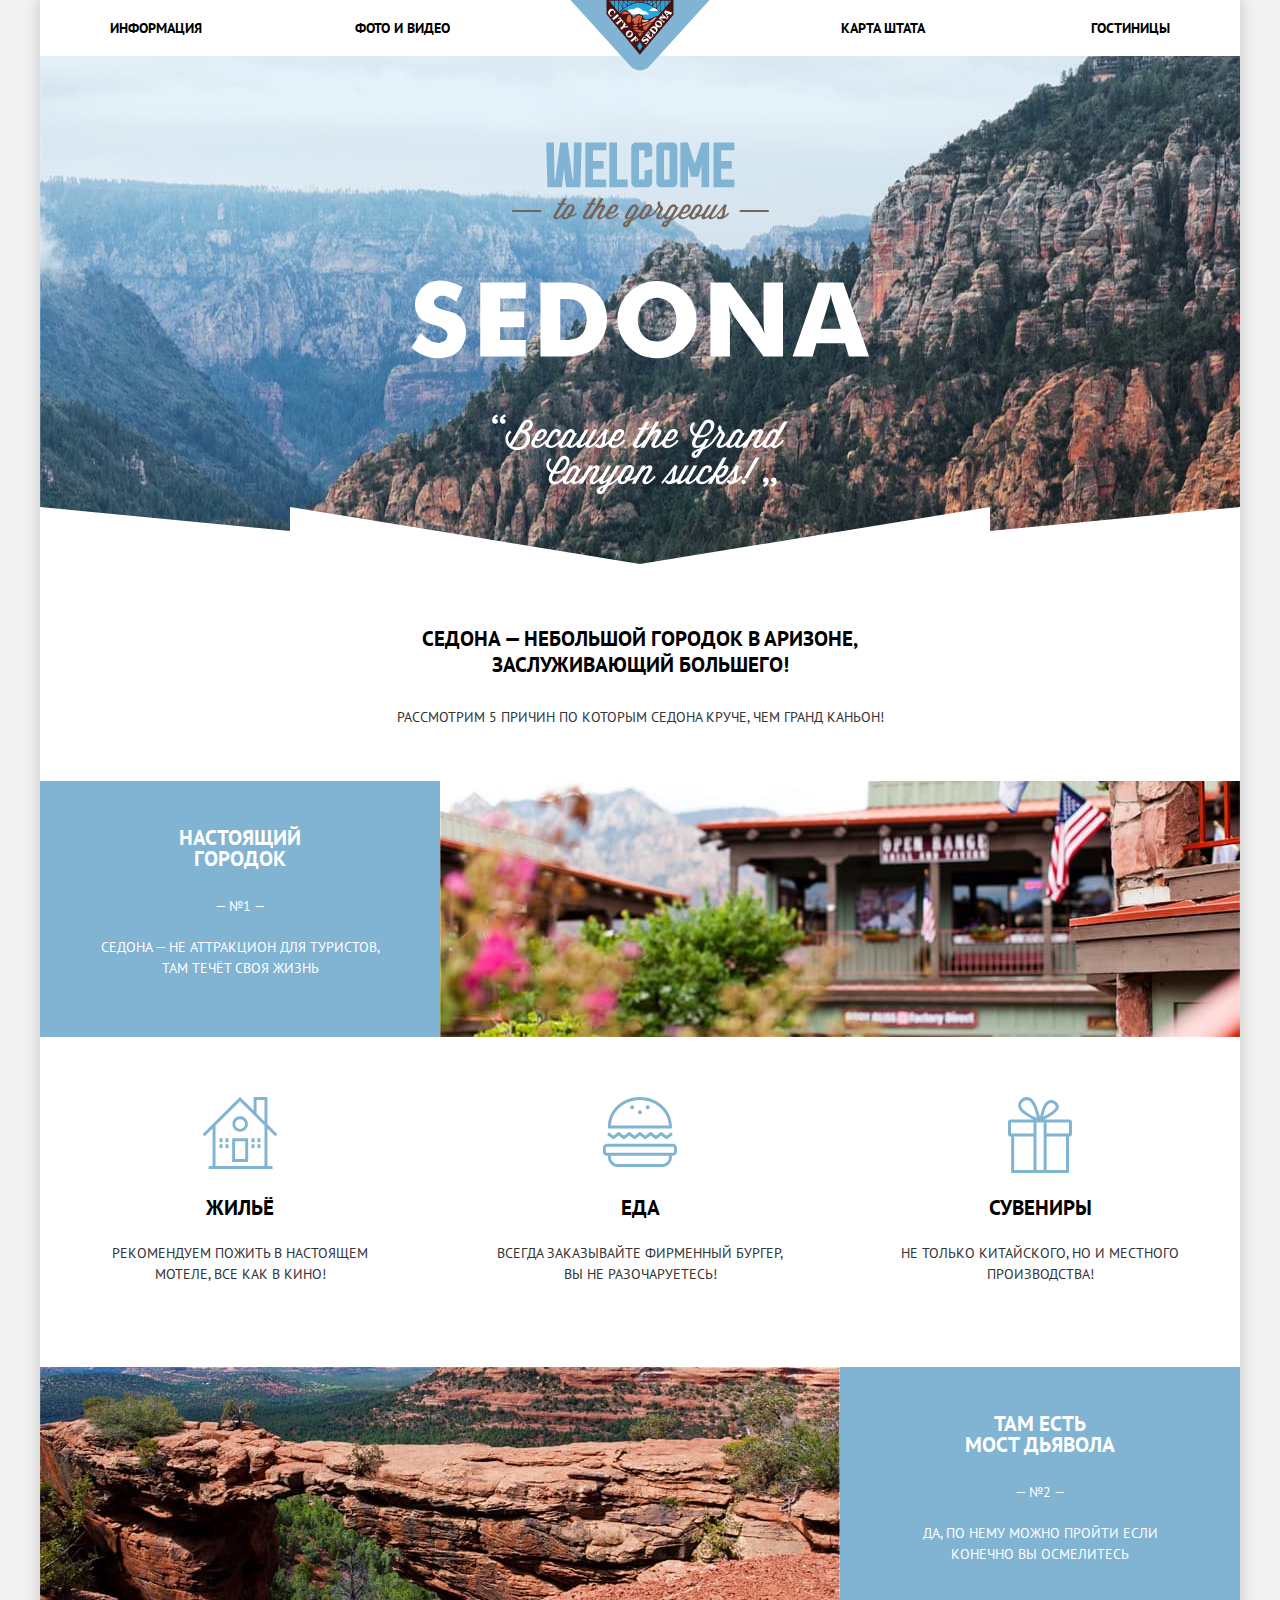
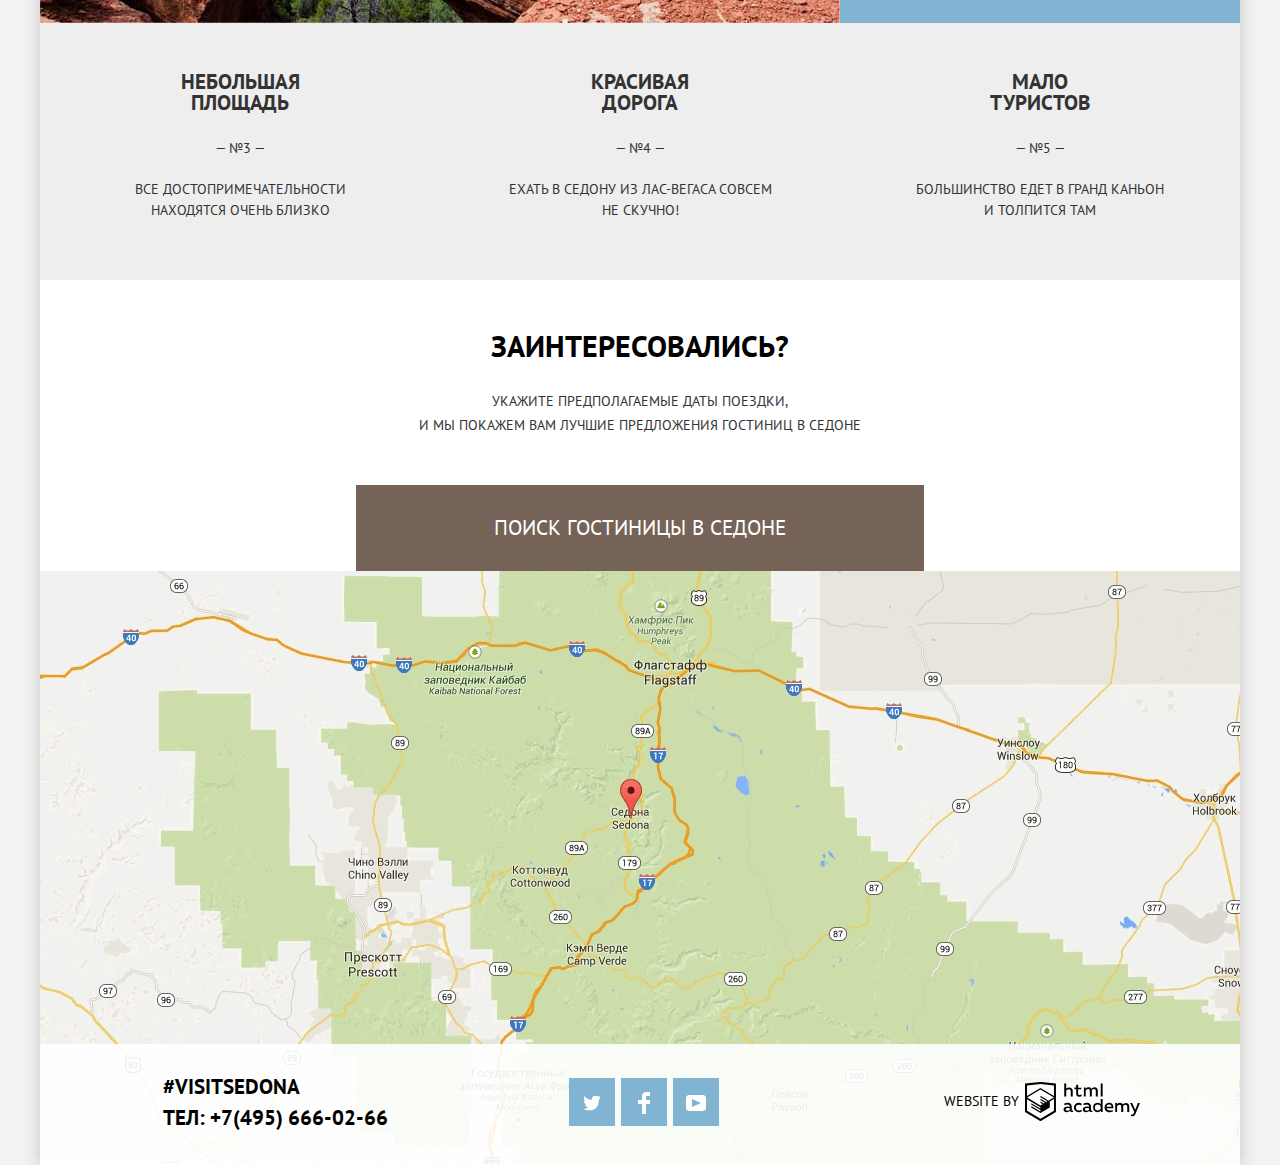
<file: index.html>
<!DOCTYPE html>
<html lang="ru">
  <head>
    <meta charset="utf-8">
    <title>HTML Academy: Седона</title>
    <link href="https://fonts.googleapis.com/css?family=PT+Sans:400,700&display=swap&subset=cyrillic" rel="stylesheet">
    <link href="css/normalize.css" rel="stylesheet">
    <link href="css/style.min.css" rel="stylesheet">
  </head>
  <body>
    <div class="wrap">
      <header class="header">
        <a class="logo">
          <img src="img/logo.svg" width="140" height="72" alt="City of Sedona">
        </a>
        <nav class="header-nav">
          <ul>
            <li>
              <a href="">Информация</a>
            </li>
            <li>
              <a href="">Фото и видео</a>
            </li>
            <li>
              <a href="">Карта штата</a>
            </li>
            <li>
              <a href="catalog.html">Гостиницы</a>
            </li>
          </ul>
        </nav>
      </header>
      <main>
        <div class="slogan">
          <img src="img/welcome.svg" width="459" height="353" alt="welcome to the gorgeous sedona! Because the grand canyon sucks!">
        </div>
        <section class="advertisement">
          <div class="headline">
            <h1>Седона &#8212; небольшой городок в аризоне, заслуживающий большего!</h1>
            <p>Рассмотрим 5 причин по которым седона круче, чем гранд каньон!</p>
          </div>
          <ol>
            <li class="advertisement-item">
              <div class="advertisement-item-title">
                <h2>Настоящий городок</h2>
                <span>&#8212; №1 &#8212;</span>
                <p>Седона &#8212; не аттракцион для туристов, там течёт своя жизнь</p>
              </div>
              <img src="img/index-image-1.jpg" width="800" height="256" alt="Местное популярное заведение Open Bange">
              <ul class="nested-list">
                <li>
                  <h3 class="nested-list-icon housing">Жильё</h3>
                  <p>Рекомендуем пожить в настоящем мотеле, все как в кино!</p>
                </li>
                  <li>
                  <h3 class="nested-list-icon food">Еда</h3>
                  <p>Всегда заказывайте фирменный бургер, вы не разочаруетесь!</p>
                </li>
                  <li>
                  <h3 class="nested-list-icon souvenirs">Сувениры</h3>
                  <p>Не только китайского, но и местного производства!</p>
                </li>
              </ul>
            </li>
            <li class="advertisement-item">
              <img src="img/index-image-2.jpg" width="800" height="256" alt="Мост созданный самой природой">
              <div class="advertisement-item-title">
                <h2>
                  Там есть<br>
                  мост дьявола
                </h2>
                <span>&#8212; №2 &#8212;</span>
                <p>Да, по нему можно пройти если конечно вы осмелитесь</p>
              </div>
            </li>
            <li>
              <ol class="advertisement-other-item">
                <li>
                  <h2>Небольшая площадь</h2>
                  <span>&#8212; №3 &#8212;</span>
                  <p>Все достопримечательности находятся очень близко</p>
                </li>
                <li>
                  <h2>Красивая дорога</h2>
                  <span>&#8212; №4 &#8212;</span>
                  <p class="item">Ехать в седону из Лас-Вегаса совсем не скучно!</p>
                </li>
                <li>
                  <h2>Мало туристов</h2>
                  <span>&#8212; №5 &#8212;</span>
                  <p>Большинство едет в гранд каньон и толпится там</p>
                </li>
              </ol>
            </li>
          </ol>
        </section>
        <section class="search-box">
          <h2 class="visually-hidden">Форма выбора отеля</h2>
          <p class="lead">Заинтересовались?</p>
          <p>
            Укажите предполагаемые даты поездки,<br>
            и мы покажем вам лучшие предложения гостиниц в седоне
          </p>
          <button class="search-button" type="button">Поиск гостиницы в седоне</button>
          <div class="map">
            <div class="search-form">
              <form method="get" action="https://echo.htmlacademy.ru">
                <p>
                  <label for="arrival-date">Дата заезда:</label> 
                  <input type="text" name="arrival-date" id="arrival-date" placeholder="24 апреля 2017">
                  <button class="calendar arrival-date-calendar" type="button" aria-label="Открыть календарь">
                    <svg version="1.1" xmlns="http://www.w3.org/2000/svg" xmlns:xlink="http://www.w3.org/1999/xlink" x="0px" y="0px" width="21px" height="22px" viewBox="0 0 21 22" enable-background="new 0 0 21 22" xml:space="preserve">
                      <g>
                        <path d="M19.251,2.025h-2.845V0.648c0-0.381-0.294-0.689-0.656-0.689c-0.363,0-0.656,0.308-0.656,0.689v1.377h-3.938V0.648
                          c0-0.381-0.294-0.689-0.655-0.689c-0.363,0-0.657,0.308-0.657,0.689v1.377H5.906V0.648c0-0.381-0.294-0.689-0.656-0.689
                          c-0.363,0-0.657,0.308-0.657,0.689v1.377H1.75C0.784,2.025,0,2.847,0,3.862v16.302C0,21.179,0.784,22,1.75,22h17.501
                          C20.217,22,21,21.179,21,20.164V3.862C21,2.847,20.217,2.025,19.251,2.025z M19.688,20.164c0,0.253-0.195,0.459-0.437,0.459H1.75
                          c-0.241,0-0.438-0.206-0.438-0.459V3.862c0-0.253,0.196-0.459,0.438-0.459h2.844v1.378c0,0.381,0.294,0.689,0.657,0.689
                          c0.362,0,0.656-0.308,0.656-0.689V3.403h3.938v1.378c0,0.381,0.294,0.689,0.657,0.689c0.361,0,0.655-0.308,0.655-0.689V3.403h3.938
                          v1.378c0,0.381,0.293,0.689,0.656,0.689c0.362,0,0.656-0.308,0.656-0.689V3.403h2.845c0.241,0,0.437,0.206,0.437,0.459V20.164z"/>
                        <rect x="4.594" y="8.225" width="2.625" height="2.066"/>
                        <rect x="4.594" y="11.668" width="2.625" height="2.067"/>
                        <rect x="4.594" y="15.112" width="2.625" height="2.066"/>
                        <rect x="9.188" y="15.112" width="2.625" height="2.066"/>
                        <rect x="9.188" y="11.668" width="2.625" height="2.067"/>
                        <rect x="9.188" y="8.225" width="2.625" height="2.066"/>
                        <rect x="13.781" y="15.112" width="2.625" height="2.066"/>
                        <rect x="13.781" y="11.668" width="2.625" height="2.067"/>
                        <rect x="13.781" y="8.225" width="2.625" height="2.066"/>
                      </g>
                    </svg>
                  </button>
                </p>
                <p>
                  <label for="date-of-departure">Дата выезда:</label>
                  <input type="text" name="date-of-departure" id="date-of-departure" placeholder="4 июля 2017">
                  <button class="calendar date-of-departure-calendar" type="button" aria-label="Открыть календарь">
                    <svg version="1.1" xmlns="http://www.w3.org/2000/svg" xmlns:xlink="http://www.w3.org/1999/xlink" x="0px" y="0px" width="21px" height="22px" viewBox="0 0 21 22" enable-background="new 0 0 21 22" xml:space="preserve">
                      <g>
                        <path d="M19.251,2.025h-2.845V0.648c0-0.381-0.294-0.689-0.656-0.689c-0.363,0-0.656,0.308-0.656,0.689v1.377h-3.938V0.648
                          c0-0.381-0.294-0.689-0.655-0.689c-0.363,0-0.657,0.308-0.657,0.689v1.377H5.906V0.648c0-0.381-0.294-0.689-0.656-0.689
                          c-0.363,0-0.657,0.308-0.657,0.689v1.377H1.75C0.784,2.025,0,2.847,0,3.862v16.302C0,21.179,0.784,22,1.75,22h17.501
                          C20.217,22,21,21.179,21,20.164V3.862C21,2.847,20.217,2.025,19.251,2.025z M19.688,20.164c0,0.253-0.195,0.459-0.437,0.459H1.75
                          c-0.241,0-0.438-0.206-0.438-0.459V3.862c0-0.253,0.196-0.459,0.438-0.459h2.844v1.378c0,0.381,0.294,0.689,0.657,0.689
                          c0.362,0,0.656-0.308,0.656-0.689V3.403h3.938v1.378c0,0.381,0.294,0.689,0.657,0.689c0.361,0,0.655-0.308,0.655-0.689V3.403h3.938
                          v1.378c0,0.381,0.293,0.689,0.656,0.689c0.362,0,0.656-0.308,0.656-0.689V3.403h2.845c0.241,0,0.437,0.206,0.437,0.459V20.164z"/>
                        <rect x="4.594" y="8.225" width="2.625" height="2.066"/>
                        <rect x="4.594" y="11.668" width="2.625" height="2.067"/>
                        <rect x="4.594" y="15.112" width="2.625" height="2.066"/>
                        <rect x="9.188" y="15.112" width="2.625" height="2.066"/>
                        <rect x="9.188" y="11.668" width="2.625" height="2.067"/>
                        <rect x="9.188" y="8.225" width="2.625" height="2.066"/>
                        <rect x="13.781" y="15.112" width="2.625" height="2.066"/>
                        <rect x="13.781" y="11.668" width="2.625" height="2.067"/>
                        <rect x="13.781" y="8.225" width="2.625" height="2.066"/>
                      </g>
                    </svg>
                  </button>
                </p>
                <p>
                  <label for="adult-number">Взрослые:</label>
                  <button class="minus adult-minus" type="button" aria-label="Уменьшить колличество взрослых">-</button> 
                  <input type="text" name="adult-number" id="adult-number" placeholder="2">
                  <button class="plus adult-plus" type="button" aria-label="Увеличить колличество взрослых">+</button>
                </p>
                <p>
                  <label for="children-number">Дети:</label>
                  <button class="minus children-minus" type="button" aria-label="Уменьшить колличество детей">-</button>
                  <input type="text" name="children-number" id="children-number" placeholder="0">
                  <button class="plus children-plus" type="button" aria-label="Увеличить колличество детей">+</button>
                </p>
                <button class="form-button" type="submit">Найти</button>
              </form>
            </div>
            <iframe src="https://www.google.com/maps/embed?pb=!1m18!1m12!1m3!1d591388.1251419893!2d-111.9331944812281!3d35.038029956447346!2m3!1f0!2f0!3f0!3m2!1i1024!2i768!4f13.1!3m3!1m2!1s0x872da132f942b00d%3A0x5548c523fa6c8efd!2z0KHQtdC00L7QvdCwLCDQkNGA0LjQt9C-0L3QsCA4NjMzNiwg0KHQqNCQ!5e0!3m2!1sru!2sru!4v1584296097764!5m2!1sru!2sru" width="1200" height="594" style="border:0;" allowfullscreen="" aria-hidden="false" tabindex="0"></iframe>
          </div>
        </section>
      </main>
      <footer class="footer footer-index">
        <div class="number">
          <p>#VisitSedona</p>
          <a href="tel:+74956660266">Тел: +7(495) 666-02-66</a>
        </div>
          <ul class="social-networks">
            <li>
              <a class="social-button btn-twitter" href="" aria-label="твиттер"></a>
            </li>
            <li>
              <a class="social-button btn-facebook" href="" aria-label="фейсбук"></a>
            </li>
            <li>
              <a class="social-button btn-youtube" href="" aria-label="ютуб"></a>
            </li>
          </ul>
        <div class="htmlacademy-logo">
          <span>Website by</span>
          <a class="htmlacademy-logo-link" href="https://htmlacademy.ru/intensive/htmlcss">
            <svg id="Layer_1" data-name="Layer 1" xmlns="http://www.w3.org/2000/svg" viewBox="0 0 108.08 36.85"><title>logo-htmlacademy-small1</title><path d="M44.61,26.88a2,2,0,0,0,.55-0.1v1.33a3.25,3.25,0,0,1-1.18.21,1.67,1.67,0,0,1-1.67-1,4.84,4.84,0,0,1-3.14,1.08c-1.51,0-2.91-.83-2.91-2.55,0-2.13,2-2.79,3.71-2.79a11.08,11.08,0,0,1,2.17.25v-0.3c0-1-.76-1.77-2.19-1.77a7.42,7.42,0,0,0-3,.64v-1.7a10.21,10.21,0,0,1,3.19-.55c2.36,0,3.81,1.12,3.81,3.65v3a0.54,0.54,0,0,0,.49.59h0.17Zm-6.44-1.13A1.35,1.35,0,0,0,39.63,27h0.11a3.39,3.39,0,0,0,2.41-1V24.58a9.72,9.72,0,0,0-1.81-.21c-1,0-2.16.33-2.16,1.38h0Zm12.36-6.11a5,5,0,0,1,2.57.64V22a4.08,4.08,0,0,0-2.3-.7,2.75,2.75,0,1,0,0,5.49,5,5,0,0,0,2.43-.64v1.71a6.27,6.27,0,0,1-2.76.57A4.21,4.21,0,0,1,46,24.51q0-.21,0-0.41a4.32,4.32,0,0,1,4.18-4.46h0.38Zm12.17,7.24a2,2,0,0,0,.55-0.1v1.33a3.25,3.25,0,0,1-1.18.21,1.67,1.67,0,0,1-1.67-1,4.84,4.84,0,0,1-3.14,1.08c-1.51,0-2.91-.83-2.91-2.55,0-2.13,2-2.79,3.71-2.79a11.08,11.08,0,0,1,2.17.25v-0.3c0-1-.76-1.77-2.19-1.77a7.42,7.42,0,0,0-3,.64v-1.7a10.21,10.21,0,0,1,3.19-.55c2.36,0,3.81,1.12,3.81,3.65v3a0.54,0.54,0,0,0,.49.59h0.17Zm-6.44-1.13A1.35,1.35,0,0,0,57.73,27h0.11a3.39,3.39,0,0,0,2.41-1V24.58a9.72,9.72,0,0,0-1.81-.21c-1.06,0-2.16.33-2.16,1.38h0ZM73,16V28.2H71.35V26.88a3.88,3.88,0,0,1-3.19,1.54,4.4,4.4,0,0,1,0-8.78,3.81,3.81,0,0,1,3,1.3V16H73Zm-4.53,5.22a2.76,2.76,0,1,0,0,5.52A2.86,2.86,0,0,0,71.15,25V23A2.91,2.91,0,0,0,68.49,21.27ZM79,19.64c3.31,0,4.46,2.68,3.92,5.09H76.7c0.21,1.5,1.67,2.11,3.19,2.11a6.11,6.11,0,0,0,2.64-.59v1.6a7.14,7.14,0,0,1-3,.57C77,28.42,74.78,27,74.78,24a4.18,4.18,0,0,1,4-4.39H79Zm0.09,1.54a2.28,2.28,0,0,0-2.44,2.1v0.06H81.3A2,2,0,0,0,79.13,21.18Zm5.73,7V19.87h1.65v1a3.81,3.81,0,0,1,2.78-1.27A2.86,2.86,0,0,1,91.89,21a4.12,4.12,0,0,1,2.91-1.33A3.06,3.06,0,0,1,98,23V28.2h-1.9V23.05a1.59,1.59,0,0,0-1.42-1.75H94.42a2.8,2.8,0,0,0-2.07,1.12V28.2h-1.9V23.05A1.59,1.59,0,0,0,89,21.31H88.8a3,3,0,0,0-2.21,1.29v5.63H84.86Zm21.31-8.33h1.9l-3.91,9.46c-0.9,2.17-2.09,2.86-3.35,2.86a4.76,4.76,0,0,1-1.1-.14V30.46a2.86,2.86,0,0,0,.85.12c0.9,0,1.58-.64,2.07-1.9l0.17-.42-4-8.4h2l2.86,6.29ZM38.73,1.46V6.22a3.81,3.81,0,0,1,2.7-1.14,3.25,3.25,0,0,1,3.44,3.4v5.15H43V8.72a1.81,1.81,0,0,0-1.61-2h-0.3a2.93,2.93,0,0,0-2.32,1.39v5.52h-1.9V1.46h1.9ZM49.94,2.31v3h3V6.91h-3v3.81c0,1.1.5,1.46,1.58,1.46a4.49,4.49,0,0,0,1.69-.33v1.6A6.8,6.8,0,0,1,51,13.8a2.55,2.55,0,0,1-2.86-2.74V6.89H46.58V5.26h1.5V2.74Zm5.4,11.31V5.28H57v1A3.81,3.81,0,0,1,59.77,5a2.86,2.86,0,0,1,2.6,1.33A4.12,4.12,0,0,1,65.28,5,3.06,3.06,0,0,1,68.44,8.4v5.21h-1.9V8.46a1.59,1.59,0,0,0-1.42-1.75H64.89a2.8,2.8,0,0,0-2.07,1.12v5.78h-1.9V8.46A1.59,1.59,0,0,0,59.5,6.71H59.27A3,3,0,0,0,57.06,8v5.63H55.34ZM71.17,1.45H73V13.6H71.17V1.45ZM14.71,0H14.55L0,1.54V28.21l14.55,8.66,14.55-8.66V1.54Zm12.5,27.1L14.55,34.64,1.9,27.12V16.18l12.59,7.5V25L5.86,19.9v1.31l8.68,5.21v1.39L5.87,22.65V24l8.68,5.21,8.75-5.24V18.31L27.2,16V27.12Zm0-12.53-3.48,2-1.6,1L14.51,13v1.31L21,18.23H21l-0.14.09-1,.54-5.37-3.2V17l4.24,2.52-1,.67-3.2-1.9v1.31l2.1,1.24L14.5,22.1,2,14.65,14.51,7.11Zm0-1.32L14.49,5.76,1.91,13.25v-10L14.56,1.92,27.21,3.25v10h0Z" transform="translate(0 -0.02)" fill="#231f20"/></svg>
          </a>
        </div>
      </footer>
    </div>
    <script src="js/script.min.js"></script>
  </body>
</html>
</file>
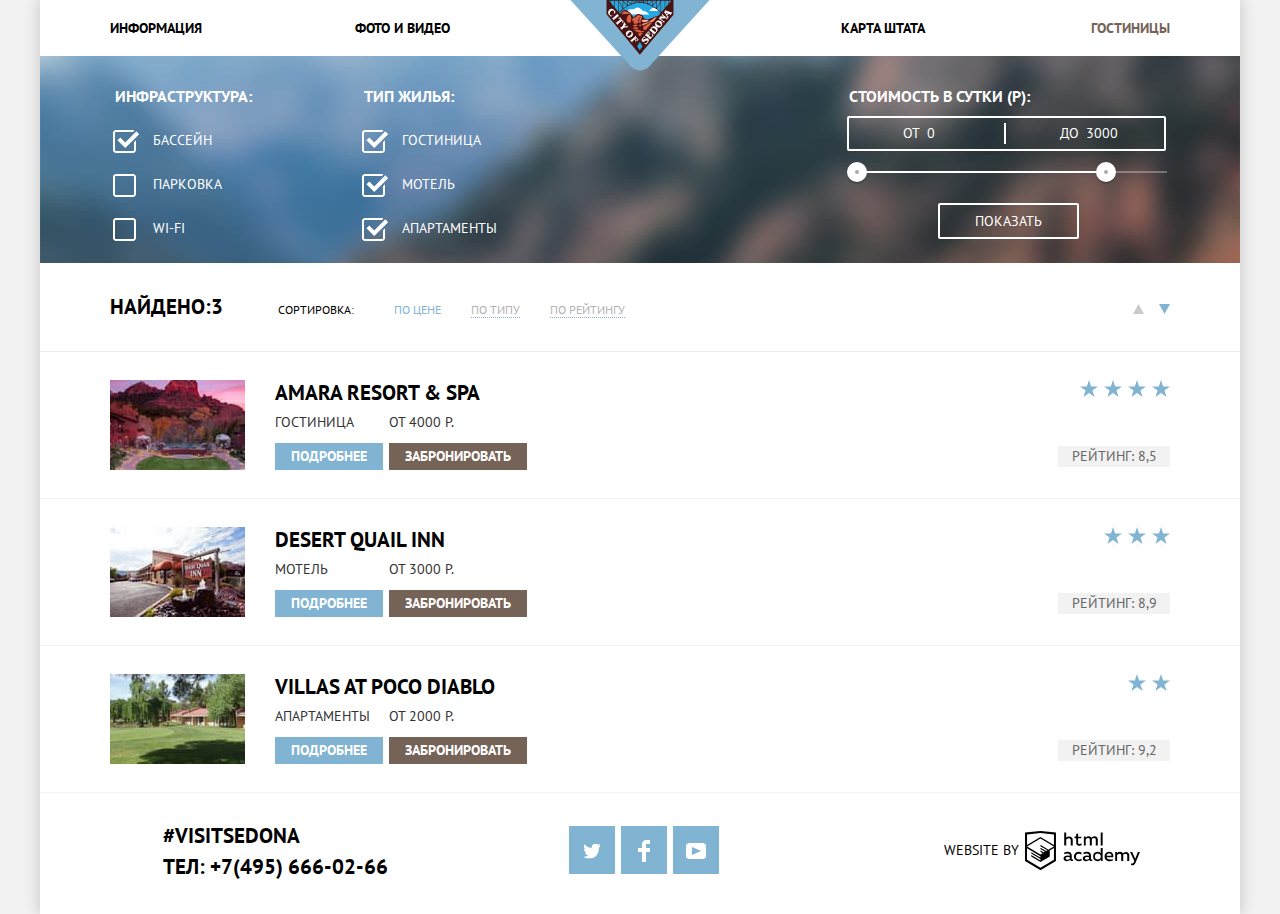
<file: catalog.html>
<!DOCTYPE html>
<html lang="ru">
  <head>
    <meta charset="utf-8">
    <title>HTML Academy: Седона</title>
    <link href="https://fonts.googleapis.com/css?family=PT+Sans:400,700&display=swap&subset=cyrillic" rel="stylesheet">
    <link href="css/normalize.css" rel="stylesheet">
    <link href="css/style.min.css" rel="stylesheet">
  </head>
  <body>
    <div class="wrap">
      <header class="header">
        <a class="logo" href="index.html">
          <img src="img/logo.svg" width="140" height="72" alt="City of Sedona">
        </a>
        <nav class="header-nav">
          <ul>
            <li>
              <a href="">Информация</a>
            </li>
            <li>
              <a href="">Фото и видео</a>
            </li>
            <li>
              <a href="">Карта штата</a>
            </li>
            <li>
              <a class="active">Гостиницы</a>
            </li>
          </ul>
        </nav>
      </header>
      <main>
        <section>
          <div class="filter">
            <h2 class="visually-hidden">Блок с фильтрами</h2>
            <form method="get" action="https://echo.htmlacademy.ru">
                <fieldset>
                  <legend>Инфраструктура:</legend>
                  <label class="filter-item" for="pool">
                    <input class="check-input visually-hidden" type="checkbox" name="pool" id="pool" checked>
                    <svg class="checkbox-on" fill="#FFFFFF" xmlns="http://www.w3.org/2000/svg" width="27" height="23" viewBox="0 0 27 23"><path d="M7.285 7.486l-2.829 2.829 7.783 7.783L26.171 4.166l-2.828-2.829-11.104 11.102z"/><path d="M21 20c0 .542-.458 1-1 1H3c-.542 0-1-.458-1-1V3c0-.542.458-1 1-1h16.908L21.493.415A2.96 2.96 0 0 0 20 0H3C1.35 0 0 1.35 0 3v17c0 1.65 1.35 3 3 3h17c1.65 0 3-1.35 3-3v-9.829l-2 2V20z"/></svg>
                    <svg class="checkbox-off" fill="#FFFFFF" xmlns="http://www.w3.org/2000/svg" width="23" height="23" viewBox="0 0 23 23"><path d="M20 2c.542 0 1 .458 1 1v17c0 .542-.458 1-1 1H3c-.542 0-1-.458-1-1V3c0-.542.458-1 1-1h17m0-2H3C1.35 0 0 1.35 0 3v17c0 1.65 1.35 3 3 3h17c1.65 0 3-1.35 3-3V3c0-1.65-1.35-3-3-3z"/></svg>
                    Бассейн
                  </label>
                  <label class="filter-item" for="parking">
                    <input class="check-input visually-hidden" type="checkbox" name="parking" id="parking">
                    <svg class="checkbox-on" fill="#FFFFFF" xmlns="http://www.w3.org/2000/svg" width="27" height="23" viewBox="0 0 27 23"><path d="M7.285 7.486l-2.829 2.829 7.783 7.783L26.171 4.166l-2.828-2.829-11.104 11.102z"/><path d="M21 20c0 .542-.458 1-1 1H3c-.542 0-1-.458-1-1V3c0-.542.458-1 1-1h16.908L21.493.415A2.96 2.96 0 0 0 20 0H3C1.35 0 0 1.35 0 3v17c0 1.65 1.35 3 3 3h17c1.65 0 3-1.35 3-3v-9.829l-2 2V20z"/></svg>
                    <svg class="checkbox-off" fill="#FFFFFF" xmlns="http://www.w3.org/2000/svg" width="23" height="23" viewBox="0 0 23 23"><path d="M20 2c.542 0 1 .458 1 1v17c0 .542-.458 1-1 1H3c-.542 0-1-.458-1-1V3c0-.542.458-1 1-1h17m0-2H3C1.35 0 0 1.35 0 3v17c0 1.65 1.35 3 3 3h17c1.65 0 3-1.35 3-3V3c0-1.65-1.35-3-3-3z"/></svg>
                    Парковка
                  </label>
                  <label class="filter-item" for="wi-fi">
                    <input class="check-input visually-hidden" type="checkbox" name="wi-fi" id="wi-fi">
                    <svg class="checkbox-on" fill="#FFFFFF" xmlns="http://www.w3.org/2000/svg" width="27" height="23" viewBox="0 0 27 23"><path d="M7.285 7.486l-2.829 2.829 7.783 7.783L26.171 4.166l-2.828-2.829-11.104 11.102z"/><path d="M21 20c0 .542-.458 1-1 1H3c-.542 0-1-.458-1-1V3c0-.542.458-1 1-1h16.908L21.493.415A2.96 2.96 0 0 0 20 0H3C1.35 0 0 1.35 0 3v17c0 1.65 1.35 3 3 3h17c1.65 0 3-1.35 3-3v-9.829l-2 2V20z"/></svg>
                    <svg class="checkbox-off" fill="#FFFFFF" xmlns="http://www.w3.org/2000/svg" width="23" height="23" viewBox="0 0 23 23"><path d="M20 2c.542 0 1 .458 1 1v17c0 .542-.458 1-1 1H3c-.542 0-1-.458-1-1V3c0-.542.458-1 1-1h17m0-2H3C1.35 0 0 1.35 0 3v17c0 1.65 1.35 3 3 3h17c1.65 0 3-1.35 3-3V3c0-1.65-1.35-3-3-3z"/></svg>
                    Wi-Fi
                  </label>
                </fieldset>
                <fieldset>
                  <legend>Тип жилья:</legend>
                  <label class="filter-item" for="hotel">
                    <input class="check-input visually-hidden" type="checkbox" name="hotel" id="hotel" checked>
                    <svg class="checkbox-on" fill="#FFFFFF" xmlns="http://www.w3.org/2000/svg" width="27" height="23" viewBox="0 0 27 23"><path d="M7.285 7.486l-2.829 2.829 7.783 7.783L26.171 4.166l-2.828-2.829-11.104 11.102z"/><path d="M21 20c0 .542-.458 1-1 1H3c-.542 0-1-.458-1-1V3c0-.542.458-1 1-1h16.908L21.493.415A2.96 2.96 0 0 0 20 0H3C1.35 0 0 1.35 0 3v17c0 1.65 1.35 3 3 3h17c1.65 0 3-1.35 3-3v-9.829l-2 2V20z"/></svg>
                    <svg class="checkbox-off" fill="#FFFFFF" xmlns="http://www.w3.org/2000/svg" width="23" height="23" viewBox="0 0 23 23"><path d="M20 2c.542 0 1 .458 1 1v17c0 .542-.458 1-1 1H3c-.542 0-1-.458-1-1V3c0-.542.458-1 1-1h17m0-2H3C1.35 0 0 1.35 0 3v17c0 1.65 1.35 3 3 3h17c1.65 0 3-1.35 3-3V3c0-1.65-1.35-3-3-3z"/></svg>
                    Гостиница
                  </label>
                  <label class="filter-item" for="motel">
                    <input class="check-input visually-hidden" type="checkbox" name="motel" id="motel" checked>
                    <svg class="checkbox-on" fill="#FFFFFF" xmlns="http://www.w3.org/2000/svg" width="27" height="23" viewBox="0 0 27 23"><path d="M7.285 7.486l-2.829 2.829 7.783 7.783L26.171 4.166l-2.828-2.829-11.104 11.102z"/><path d="M21 20c0 .542-.458 1-1 1H3c-.542 0-1-.458-1-1V3c0-.542.458-1 1-1h16.908L21.493.415A2.96 2.96 0 0 0 20 0H3C1.35 0 0 1.35 0 3v17c0 1.65 1.35 3 3 3h17c1.65 0 3-1.35 3-3v-9.829l-2 2V20z"/></svg>
                    <svg class="checkbox-off" fill="#FFFFFF" xmlns="http://www.w3.org/2000/svg" width="23" height="23" viewBox="0 0 23 23"><path d="M20 2c.542 0 1 .458 1 1v17c0 .542-.458 1-1 1H3c-.542 0-1-.458-1-1V3c0-.542.458-1 1-1h17m0-2H3C1.35 0 0 1.35 0 3v17c0 1.65 1.35 3 3 3h17c1.65 0 3-1.35 3-3V3c0-1.65-1.35-3-3-3z"/></svg>
                    Мотель
                  </label>
                  <label class="filter-item" for="apartments">
                    <input class="check-input visually-hidden" type="checkbox" name="apartments" id="apartments" checked>
                    <svg class="checkbox-on" fill="#FFFFFF" xmlns="http://www.w3.org/2000/svg" width="27" height="23" viewBox="0 0 27 23"><path d="M7.285 7.486l-2.829 2.829 7.783 7.783L26.171 4.166l-2.828-2.829-11.104 11.102z"/><path d="M21 20c0 .542-.458 1-1 1H3c-.542 0-1-.458-1-1V3c0-.542.458-1 1-1h16.908L21.493.415A2.96 2.96 0 0 0 20 0H3C1.35 0 0 1.35 0 3v17c0 1.65 1.35 3 3 3h17c1.65 0 3-1.35 3-3v-9.829l-2 2V20z"/></svg>
                    <svg class="checkbox-off" fill="#FFFFFF" xmlns="http://www.w3.org/2000/svg" width="23" height="23" viewBox="0 0 23 23"><path d="M20 2c.542 0 1 .458 1 1v17c0 .542-.458 1-1 1H3c-.542 0-1-.458-1-1V3c0-.542.458-1 1-1h17m0-2H3C1.35 0 0 1.35 0 3v17c0 1.65 1.35 3 3 3h17c1.65 0 3-1.35 3-3V3c0-1.65-1.35-3-3-3z"/></svg>
                    Апартаменты
                  </label>
                </fieldset>
                <fieldset class="counter">
                  <legend>Стоимость в сутки (P):</legend>
                  <ul>
                    <li>
                      <label for="min-price">от</label>
                      <input type="number" name="min-price" id="min-price" value="0">
                    </li>
                    <li>
                      <label for="max-price">до</label>
                      <input type="number" name="max-price" id="max-price" value="3000">
                    </li>
                  </ul>
                  <div class="range-controls">
                    <div class="scale">
                      <div class="bar"></div>
                    </div>
                    <div class="range-toggle range-toggle-min"></div>
                    <div class="range-toggle range-toggle-max"></div>
                  </div>
                  <button class="btn-transparent" type="submit">Показать</button>
                </fieldset>
            </form>
          </div>
          <div class="sort">
            <p class="result">Найдено:3</p>
            <p>Сортировка:</p>
            <ul>
              <li>
                <a class="active">По цене</a>
              </li>
              <li>
                <a href="">По типу</a>
              </li>
              <li>
                <a href="">По рейтингу</a>
              </li>
            </ul>
            <ul class="arrows">
              <li>
                <a class="arrow" href="">
                  <svg xmlns="http://www.w3.org/2000/svg" width="11" height="10" viewBox="0 0 11 10"><path fill="#231F20" d="M5.5 0L0 10h11z"/></svg>
                </a>
              </li>
              <li>
                <a class="arrow arrow-active">
                  <svg xmlns="http://www.w3.org/2000/svg" width="11" height="10" viewBox="0 0 11 10"><path fill="#231F20" d="M5.5 10L0 0h11"/></svg>
                </a>
              </li>
            </ul>
          </div>
        </section>
        <section class="hotels">
          <h2 class="visually-hidden">Отели</h2>
          <ul>
            <li>
              <img src="img/amara-resort.jpg" width="135" height="90" alt="Amara resort & spa">
              <div class="container">
                <h2>
                  <a href="">Amara resort & spa</a>
                </h2>
                <p>
                  <span>Гостиница</span>
                  <span>от 4000 р.</span>
                </p>
                <div class="hotels-buttons">
                  <a class="btn btn-details" href="">Подробнее</a>
                  <a class="btn btn-to-book" href="">Забронировать</a>
                </div>
              </div>
              <div class="container-rating">
                <span class="stars stars-4"></span>
                <span class="rating">рейтинг: 8,5</span>
              </div>
            </li>
            <li>
              <img src="img/desert-quail.jpg" width="135" height="90" alt="Desert quail inn">
              <div class="container">
                <h2>
                  <a href="">Desert quail inn</a>
                </h2>
                <p>
                  <span>Мотель</span>
                  <span>от 3000 р.</span>
                </p>
                <div class="hotels-buttons">
                  <a class="btn btn-details" href="">Подробнее</a>
                  <a class="btn btn-to-book" href="">Забронировать</a>
                </div>
              </div>
              <div class="container-rating">
                <span class="stars stars-3"></span>
                <span class="rating">рейтинг: 8,9</span>
              </div>
            </li>
            <li>
              <img src="img/villas-poco-diablo.jpg" width="135" height="90" alt="Villas at poco diablo">
              <div class="container">
                <h2>
                  <a href="">Villas at poco diablo</a>
                </h2>
                <p>
                  <span>Апартаменты</span>
                  <span>от 2000 р.</span>
                </p>
                <div class="hotels-buttons">
                  <a class="btn btn-details" href="">Подробнее</a>
                  <a class="btn btn-to-book" href="">Забронировать</a>
                </div>
              </div>
              <div class="container-rating">
                <span class="stars stars-2"></span>
                <span class="rating">рейтинг: 9,2</span>
              </div>
            </li>
          </ul>
        </section>
      </main>
      <footer class="footer">
        <div class="number">
          <p>#VisitSedona</p>
          <a href="tel:+74956660266">Тел: +7(495) 666-02-66</a>
        </div>
          <ul class="social-networks">
            <li>
              <a class="social-button btn-twitter" href="" aria-label="твиттер"></a>
            </li>
            <li>
              <a class="social-button btn-facebook" href="" aria-label="фейсбук"></a>
            </li>
            <li>
              <a class="social-button btn-youtube" href="" aria-label="ютуб"></a>
            </li>
          </ul>
        <div class="htmlacademy-logo">
          <span>Website by</span>
          <a class="htmlacademy-logo-link" href="https://htmlacademy.ru/intensive/htmlcss">
            <svg id="Layer_1" data-name="Layer 1" xmlns="http://www.w3.org/2000/svg" viewBox="0 0 108.08 36.85"><title>logo-htmlacademy-small1</title><path d="M44.61,26.88a2,2,0,0,0,.55-0.1v1.33a3.25,3.25,0,0,1-1.18.21,1.67,1.67,0,0,1-1.67-1,4.84,4.84,0,0,1-3.14,1.08c-1.51,0-2.91-.83-2.91-2.55,0-2.13,2-2.79,3.71-2.79a11.08,11.08,0,0,1,2.17.25v-0.3c0-1-.76-1.77-2.19-1.77a7.42,7.42,0,0,0-3,.64v-1.7a10.21,10.21,0,0,1,3.19-.55c2.36,0,3.81,1.12,3.81,3.65v3a0.54,0.54,0,0,0,.49.59h0.17Zm-6.44-1.13A1.35,1.35,0,0,0,39.63,27h0.11a3.39,3.39,0,0,0,2.41-1V24.58a9.72,9.72,0,0,0-1.81-.21c-1,0-2.16.33-2.16,1.38h0Zm12.36-6.11a5,5,0,0,1,2.57.64V22a4.08,4.08,0,0,0-2.3-.7,2.75,2.75,0,1,0,0,5.49,5,5,0,0,0,2.43-.64v1.71a6.27,6.27,0,0,1-2.76.57A4.21,4.21,0,0,1,46,24.51q0-.21,0-0.41a4.32,4.32,0,0,1,4.18-4.46h0.38Zm12.17,7.24a2,2,0,0,0,.55-0.1v1.33a3.25,3.25,0,0,1-1.18.21,1.67,1.67,0,0,1-1.67-1,4.84,4.84,0,0,1-3.14,1.08c-1.51,0-2.91-.83-2.91-2.55,0-2.13,2-2.79,3.71-2.79a11.08,11.08,0,0,1,2.17.25v-0.3c0-1-.76-1.77-2.19-1.77a7.42,7.42,0,0,0-3,.64v-1.7a10.21,10.21,0,0,1,3.19-.55c2.36,0,3.81,1.12,3.81,3.65v3a0.54,0.54,0,0,0,.49.59h0.17Zm-6.44-1.13A1.35,1.35,0,0,0,57.73,27h0.11a3.39,3.39,0,0,0,2.41-1V24.58a9.72,9.72,0,0,0-1.81-.21c-1.06,0-2.16.33-2.16,1.38h0ZM73,16V28.2H71.35V26.88a3.88,3.88,0,0,1-3.19,1.54,4.4,4.4,0,0,1,0-8.78,3.81,3.81,0,0,1,3,1.3V16H73Zm-4.53,5.22a2.76,2.76,0,1,0,0,5.52A2.86,2.86,0,0,0,71.15,25V23A2.91,2.91,0,0,0,68.49,21.27ZM79,19.64c3.31,0,4.46,2.68,3.92,5.09H76.7c0.21,1.5,1.67,2.11,3.19,2.11a6.11,6.11,0,0,0,2.64-.59v1.6a7.14,7.14,0,0,1-3,.57C77,28.42,74.78,27,74.78,24a4.18,4.18,0,0,1,4-4.39H79Zm0.09,1.54a2.28,2.28,0,0,0-2.44,2.1v0.06H81.3A2,2,0,0,0,79.13,21.18Zm5.73,7V19.87h1.65v1a3.81,3.81,0,0,1,2.78-1.27A2.86,2.86,0,0,1,91.89,21a4.12,4.12,0,0,1,2.91-1.33A3.06,3.06,0,0,1,98,23V28.2h-1.9V23.05a1.59,1.59,0,0,0-1.42-1.75H94.42a2.8,2.8,0,0,0-2.07,1.12V28.2h-1.9V23.05A1.59,1.59,0,0,0,89,21.31H88.8a3,3,0,0,0-2.21,1.29v5.63H84.86Zm21.31-8.33h1.9l-3.91,9.46c-0.9,2.17-2.09,2.86-3.35,2.86a4.76,4.76,0,0,1-1.1-.14V30.46a2.86,2.86,0,0,0,.85.12c0.9,0,1.58-.64,2.07-1.9l0.17-.42-4-8.4h2l2.86,6.29ZM38.73,1.46V6.22a3.81,3.81,0,0,1,2.7-1.14,3.25,3.25,0,0,1,3.44,3.4v5.15H43V8.72a1.81,1.81,0,0,0-1.61-2h-0.3a2.93,2.93,0,0,0-2.32,1.39v5.52h-1.9V1.46h1.9ZM49.94,2.31v3h3V6.91h-3v3.81c0,1.1.5,1.46,1.58,1.46a4.49,4.49,0,0,0,1.69-.33v1.6A6.8,6.8,0,0,1,51,13.8a2.55,2.55,0,0,1-2.86-2.74V6.89H46.58V5.26h1.5V2.74Zm5.4,11.31V5.28H57v1A3.81,3.81,0,0,1,59.77,5a2.86,2.86,0,0,1,2.6,1.33A4.12,4.12,0,0,1,65.28,5,3.06,3.06,0,0,1,68.44,8.4v5.21h-1.9V8.46a1.59,1.59,0,0,0-1.42-1.75H64.89a2.8,2.8,0,0,0-2.07,1.12v5.78h-1.9V8.46A1.59,1.59,0,0,0,59.5,6.71H59.27A3,3,0,0,0,57.06,8v5.63H55.34ZM71.17,1.45H73V13.6H71.17V1.45ZM14.71,0H14.55L0,1.54V28.21l14.55,8.66,14.55-8.66V1.54Zm12.5,27.1L14.55,34.64,1.9,27.12V16.18l12.59,7.5V25L5.86,19.9v1.31l8.68,5.21v1.39L5.87,22.65V24l8.68,5.21,8.75-5.24V18.31L27.2,16V27.12Zm0-12.53-3.48,2-1.6,1L14.51,13v1.31L21,18.23H21l-0.14.09-1,.54-5.37-3.2V17l4.24,2.52-1,.67-3.2-1.9v1.31l2.1,1.24L14.5,22.1,2,14.65,14.51,7.11Zm0-1.32L14.49,5.76,1.91,13.25v-10L14.56,1.92,27.21,3.25v10h0Z" transform="translate(0 -0.02)" fill="#231f20"/></svg>
          </a>
        </div>
      </footer>
    </div>
  </body>
</html>
</file>
<file: css/style.min.css>
body{font-family:"PT Sans",Arial,sans-serif;font-size:14px;line-height:21px;font-weight:400;color:#333;text-transform:uppercase;background-color:#f2f2f2}a{text-decoration:none}.advertisement ol,.filter ul,.footer .social-networks,.header-nav ul,.hotels ul,.sort ul{list-style:none}.header{padding:0}.header .logo{width:140px;height:72px;position:absolute;transform:translateX(-50%);left:50%;top:-1px}.header-nav ul{display:flex;padding:0;margin:0}.header-nav li{box-sizing:border-box;width:300px;padding:15px;text-align:center}.header-nav li:nth-child(-n+2){text-align:left}.header-nav li:nth-child(n+3){text-align:right}.header-nav li:first-child{padding-left:70px}.header-nav li:last-child{padding-right:70px}.header-nav a{color:#000;font-size:14px;line-height:26px;font-weight:700}.header-nav a:hover{color:#81b3d2}.header-nav a:active{color:rgba(0,0,0,.3)}.header-nav .active{color:#766357}.footer a{font-size:21px;line-height:26px}.footer a,.hotels a,.search-box label{color:#000;font-weight:700}.hotels a:hover{color:#81b3d2}.hotels a:active{color:rgba(0,0,0,.3)}.footer a:hover{color:#81b3d2}.footer a:active{color:rgba(0,0,0,.3)}.hotels-buttons .btn{text-align:center;display:block;padding:3px 16px;font-size:14px;line-height:21px}.hotels-buttons .btn-details{background-color:#81b3d2;color:#fff}.hotels-buttons .btn-details:hover{background-color:#669ec0;color:#fff}.hotels-buttons .btn-details:active{background-color:#5496bd;color:rgba(255,255,255,.3)}.hotels-buttons .btn-to-book{background-color:#766357;color:#fff}.hotels-buttons .btn-to-book:hover{background-color:#604e43;color:#fff}.hotels-buttons .btn-to-book:active{background-color:#503e33;color:rgba(255,255,255,.3)}.slogan{background:url(../img/background-banner.jpg) center 21% no-repeat;display:flex;flex-direction:column;justify-content:center;align-items:center;padding-top:76px;height:432px}.slogan::after{content:"";width:1200px;height:59px;position:relative;bottom:-12px;background:url(../img/polygon.svg) no-repeat}.headline{margin-top:62px;margin-bottom:53px}.headline h1{font-size:21px;line-height:26px;color:#000;width:550px;margin:auto auto 29px}.advertisement{width:100%}.advertisement p,.headline h1{text-align:center}.advertisement ol{padding-left:0}.advertisement li{display:flex;flex-wrap:wrap}.advertisement-item{color:#fff;background-color:#81b3d2}.advertisement-other-item{background-color:#eee;display:flex}.advertisement-other-item li{text-align:center;width:400px;padding:48px 51px 45px;box-sizing:border-box}.advertisement-other-item .item{padding-right:10px;padding-left:10px}.advertisement-other-item h2{width:150px;padding-right:75px;padding-left:75px;margin:auto auto 25px}.advertisement-other-item span{margin:auto;display:block}.advertisement-other-item p{width:300px;margin-top:20px;padding-right:20px;padding-left:20px}.advertisement-item .advertisement-item-title,.nested-list li{width:400px;padding-left:51px;padding-right:51px;box-sizing:border-box}.advertisement-item .advertisement-item-title{text-align:center;padding-top:46px}.advertisement-item p{font-size:14px;margin-top:20px;padding:0}.advertisement-item h2{width:200px;margin:auto auto 27px}.nested-list{background-color:#fff;color:#333;display:flex;padding-left:0;min-height:330px;width:100%}.nested-list li{padding-bottom:68px}.nested-list-icon::before{content:"";position:absolute;top:-100px;left:50%;transform:translateX(-50%)}.housing::before{width:75px;height:72px;background:url(../img/icon-1.svg) no-repeat}.food::before{width:74px;height:70px;background:url(../img/icon-3.svg) no-repeat}.souvenirs::before{width:64px;height:76px;background:url(../img/icon-2.svg) no-repeat}.nested-list h3{position:relative;font-size:21px;line-height:21px;color:#000;margin:160px auto auto}.nested-list p{margin-top:24px}.search-box{font-size:14px;line-height:24px;background-color:#fff}.search-box .lead{color:#000;font-size:30px;line-height:36px;font-weight:700;margin:48px auto 25px;width:600px;text-align:center}.lead+p{margin-bottom:48px;text-align:center}.search-box .search-button{width:568px;background-color:#766357;color:#fff;font-size:21px;line-height:26px;padding-top:30px;padding-bottom:30px;display:block;margin:auto;text-transform:uppercase;border:0}.search-box .search-button:hover{background-color:#604e43}.search-box .search-button:active{background-color:#503e33;color:rgba(255,255,255,.3)}.search-box label{font-size:14px;line-height:26px}.search-box input{background-color:#f2f2f2;font-size:14px;font-weight:700}.search-box input::-webkit-input-placeholder{color:#000}.search-box input:hover{background-color:#ebebeb}.search-box input:focus{background-color:#fff;border:2px solid #e5e5e5}.search-box .form-button{width:458px;background-color:#81b3d2;color:#fff;font-size:21px;line-height:26px;padding-top:16px;padding-bottom:16px}.search-box .form-button:hover{background-color:#669ec0}.search-box .form-button:active{background-color:#5496bd;color:#6aa1c3}.footer{font-size:21px;line-height:26px;font-weight:700;background-color:#fff;color:#000;display:flex;justify-content:space-between;align-items:center;width:1200px;min-height:100px;padding:30px 100px 34px 123px;box-sizing:border-box}.footer-index{background-color:rgba(255,255,255,.9);position:absolute;bottom:0}.social-networks{display:flex;flex-wrap:wrap;margin:0;padding:0;width:200px}.social-networks li{position:relative;margin:0}.footer .htmlacademy-logo{display:flex;justify-content:space-between;width:196px}.htmlacademy-logo span{padding-top:6px}.footer .htmlacademy-logo-link{width:115px;height:41px}.htmlacademy-logo-link path{fill:#000}.htmlacademy-logo-link:hover path{fill:#81b3d2}.htmlacademy-logo-link:active path{fill:#bdbbbc}.social-networks .social-button{display:block;width:46px;height:48px;background-color:#81b3d2;margin:3px 3px 5px;font-size:0;line-height:0}.social-button:hover{background-color:#669ec0}.social-button:focus{background-color:#5496bd}.btn-facebook:focus::before,.btn-twitter:focus::before,.btn-youtube:focus::before{opacity:.3}.social-button::before{position:absolute;top:50%;left:50%;transform:translate(-50%,-50%)}.btn-twitter::before{content:url(../img/twitter.svg)}.btn-facebook::before{content:url(../img/facebook.svg)}.btn-youtube::before{content:url(../img/youtube.svg)}.footer .number{box-sizing:border-box;margin:0;padding:0}.footer p{margin:0 0 5px}.footer span{font-size:14px;line-height:26px;font-weight:400}.hotels a{font-size:21px;line-height:26px}.hotels .rating{color:#666;background-color:#f2f2f2}.visually-hidden{position:absolute;width:1px;height:1px;margin:-1px;border:0;padding:0;clip:rect(0,0,0,0);overflow:hidden}.filter{background:url(../img/filter-background-banner.jpg) center 15% no-repeat;color:#fff}.filter legend{font-size:16px;line-height:21px;font-weight:700}.filter-item{position:relative;display:inline-block;vertical-align:middle;padding-left:40px;padding-bottom:5px;margin-top:18px;cursor:pointer}.checkbox-on{display:none}.checkbox-off,.checkbox-on{position:absolute;top:0;left:0}.check-input:checked~.checkbox-on{display:block}.check-input:checked~.checkbox-off{display:none}.check-input:disabled~svg{fill:#6a6a6a}.sort .result{font-size:21px;line-height:26px;font-weight:700;margin-right:55px}.sort a{color:#b2b2b2;border-bottom:1px dotted #81b3d2}.sort a:hover{color:#81b3d2}.sort a:active{color:#000;border:0}.sort .active{color:#81b3d2;border:0}.arrows a{border:0}.arrow path{fill:#cacaca}.arrow:hover path{fill:#000}.arrow-active path,.arrow:active path{fill:#81b3d2}.map,.wrap{position:relative}.wrap{width:1200px;background-color:#fff;margin:0 auto;box-shadow:0 0 15px rgba(0,0,0,.2)}.map{overflow:hidden;height:594px;background:url(../img/map.png) no-repeat}.search-form{position:absolute;left:50%;transform:translateX(-50%)}.search-form form,.search-form-off{-webkit-transition-duration:1s;transition-duration:1s}.search-form-off{-webkit-transform:translateY(-100%);-ms-transform:translateY(-100%);transform:translateY(-100%)}.search-form form{width:568px;background-color:#fff;padding:41px 50px 58px;box-sizing:border-box;position:relative;display:flex;flex-wrap:wrap}.search-form input[placeholder]{text-transform:uppercase}.search-form p{display:flex;justify-content:space-between;align-items:baseline;margin-bottom:15px;position:relative}.search-form p:nth-child(-n+2){width:100%}.search-form p:nth-child(3){width:50%}.search-form p:nth-child(4){width:40%;margin-left:46px;margin-bottom:50px}.search-form input:nth-child(-n+2){width:345px;height:38px;border:0;padding:5px;display:block;box-sizing:border-box;margin-left:auto}.search-form input:nth-child(3){width:111px;height:38px;border:0;text-align:center;margin-left:auto}.search-form .arrival-date-calendar,.search-form .date-of-departure-calendar{position:absolute;top:0;right:0;width:40px;height:40px;background-color:transparent}.calendar path,.calendar rect{fill:#cacaca}.calendar:hover path,.calendar:hover rect{fill:#000}.calendar:active path,.calendar:active rect{fill:#81b3d2}.minus:hover,.plus:hover{color:#000}.minus:active,.plus:active{color:#81b3d2}.adult-minus{left:124px}.adult-minus,.adult-plus,.children-minus,.children-plus{position:absolute;background-color:transparent;width:40px;height:40px;color:#a9a9a9;font-size:30px;top:0}.adult-plus{left:194px}.children-minus,.children-plus{right:72px}.children-plus{right:0}.search-form button{border:0;padding:0;margin:0}.search-form .form-button{width:100%;text-transform:uppercase}.hotels ul{margin:0;padding:0}.hotels li{display:flex;padding:28px 70px;border-bottom:1px solid #f2f2f2}.hotels img,.sort li{margin-right:30px}.container{margin-top:0}.arrows li,.container h2{margin:0}.container span{display:inline-block;vertical-align:middle;width:110px}.container p{margin-top:5px;margin-bottom:5px}.hotels .hotels-buttons{margin-top:10px;display:flex}.hotels-buttons a:first-child{margin-right:6px}.container-rating{margin-left:auto}.container-rating span{display:block}.container-rating span:first-child{margin-bottom:48px;text-align:right}.container-rating .rating{width:112px;text-align:center}.filter form{display:flex;padding:30px 60px 10px}.filter fieldset{width:170px;border:0;box-sizing:border-box}.filter fieldset:first-child{margin-right:80px}.sort{font-size:12px;line-height:18px;color:#000;align-items:baseline;padding:10px 70px;border-bottom:1px solid #eee}.sort,.sort ul{display:flex}.sort ul:nth-child(4){margin-left:auto}.arrows li:first-child{margin-right:15px}.range-controls{position:relative;margin-top:20px}.range-controls .scale{width:320px;height:2px;background:rgba(255,255,255,.3)}.range-controls .bar{width:80%;height:2px;background:#fff}.range-toggle{position:absolute;top:-9px;width:4px;height:4px;background:#ababab;border:8px solid #fff;border-radius:50%;box-shadow:0 2px 1px 0 rgba(0,1,1,.2);cursor:pointer}.range-toggle:hover{background:#1c4f80}.range-toggle-min{left:0}.range-toggle-max{left:249px}.btn-transparent,.counter ul{border:2px solid #fff;border-radius:2px}.btn-transparent{display:block;margin:30px auto 0;padding:6px 35px;font-size:14px;line-height:20px;color:#fff;text-transform:uppercase;background:0 0;cursor:pointer}.btn-transparent:hover{color:#000;background:#fff}.filter .counter{margin:0 0 0 315px;width:320px;box-sizing:border-box}.counter ul{margin:4px 4px 4px 0;display:flex;width:315px;padding:5px 0}.counter li{display:flex;width:157px;text-align:right;padding-left:30px;box-sizing:border-box}.counter li:first-child{border-right:2px solid #fff}.counter label{width:45px;cursor:pointer;margin:0 5px 0 0;padding-bottom:0}.counter legend{width:200px}.counter input[type=number]{width:75px;color:#fff;background:0 0;border:0}.disabled-filter path{fill:#6a6a6a}.stars{height:18px;margin-left:auto;background:url(../img/star.svg)}.stars-5{width:114px}.stars-4{width:90px}.stars-3{width:66px}.stars-2{width:42px}.stars-1{width:18px}.filter input::-webkit-inner-spin-button,.filter input::-webkit-outer-spin-button{-webkit-appearance:none;margin:0}.filter input[type=number]{-moz-appearance:textfield}
</file>
